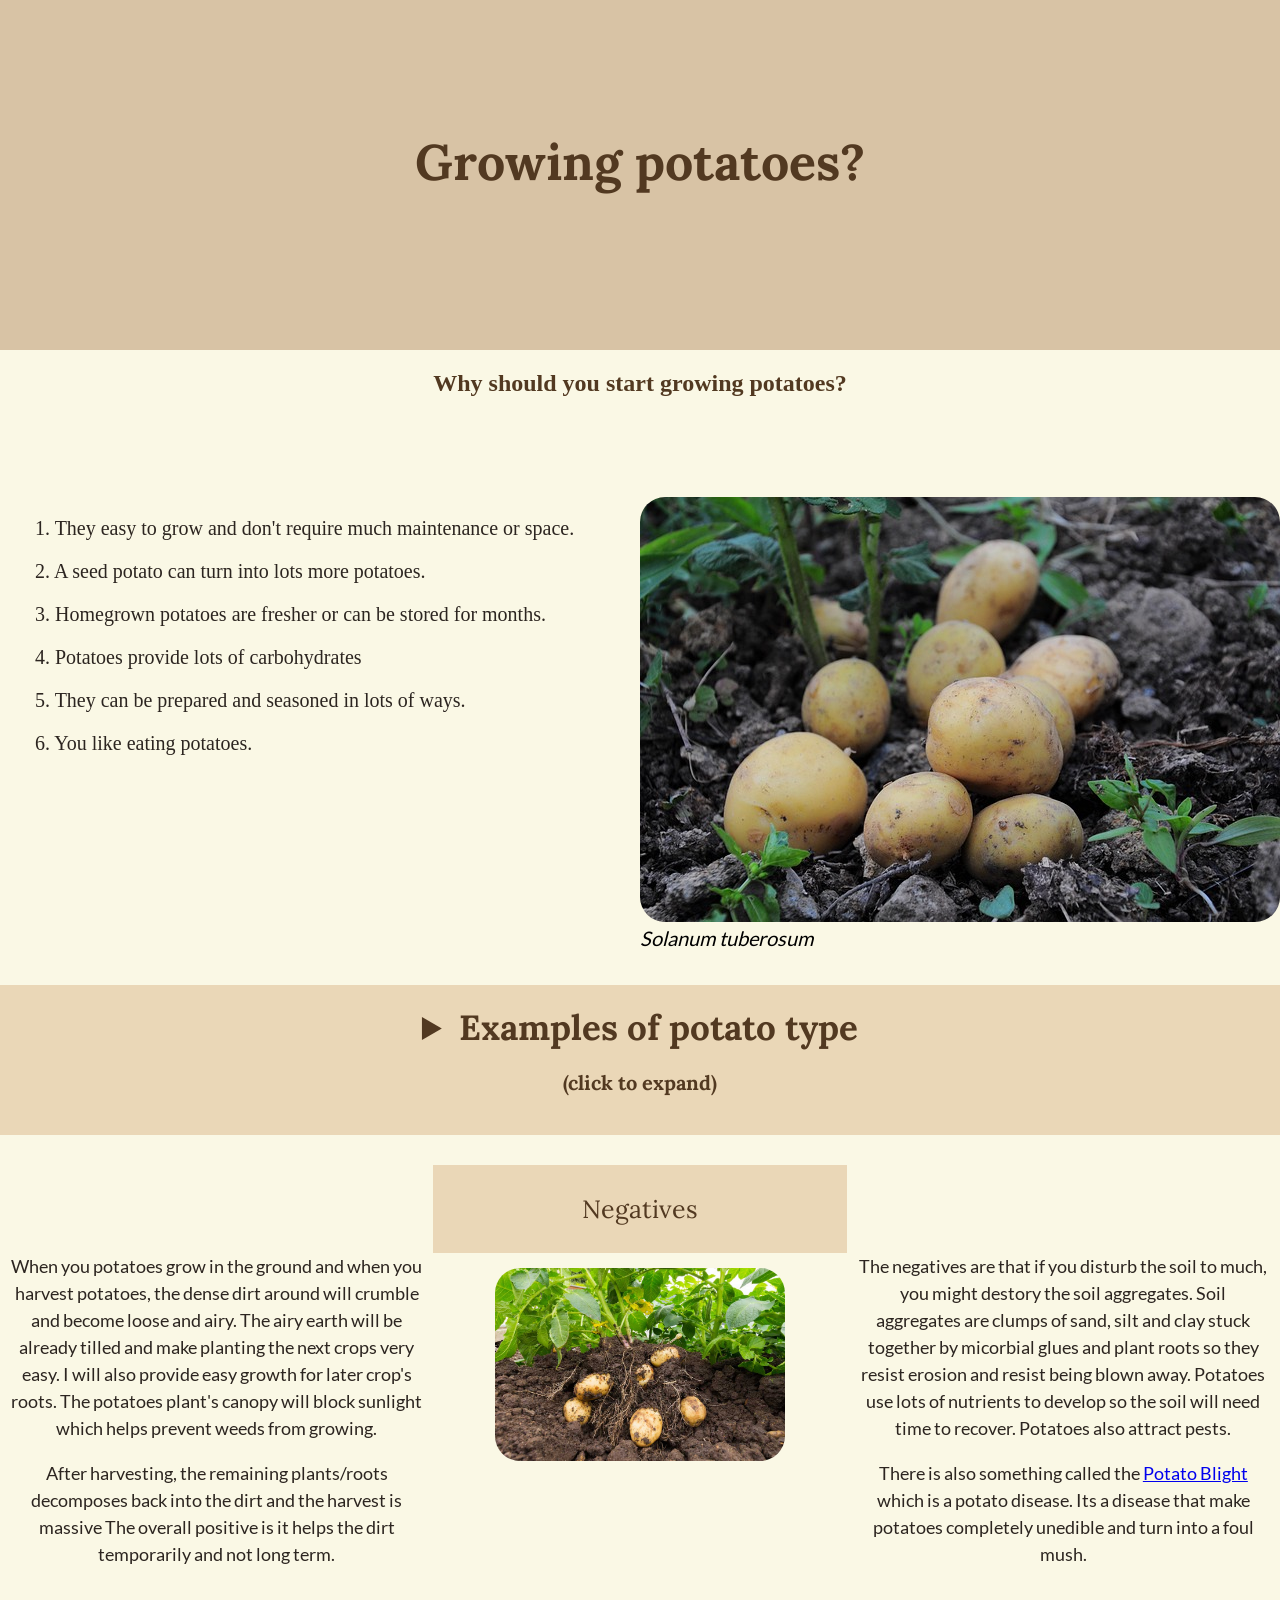
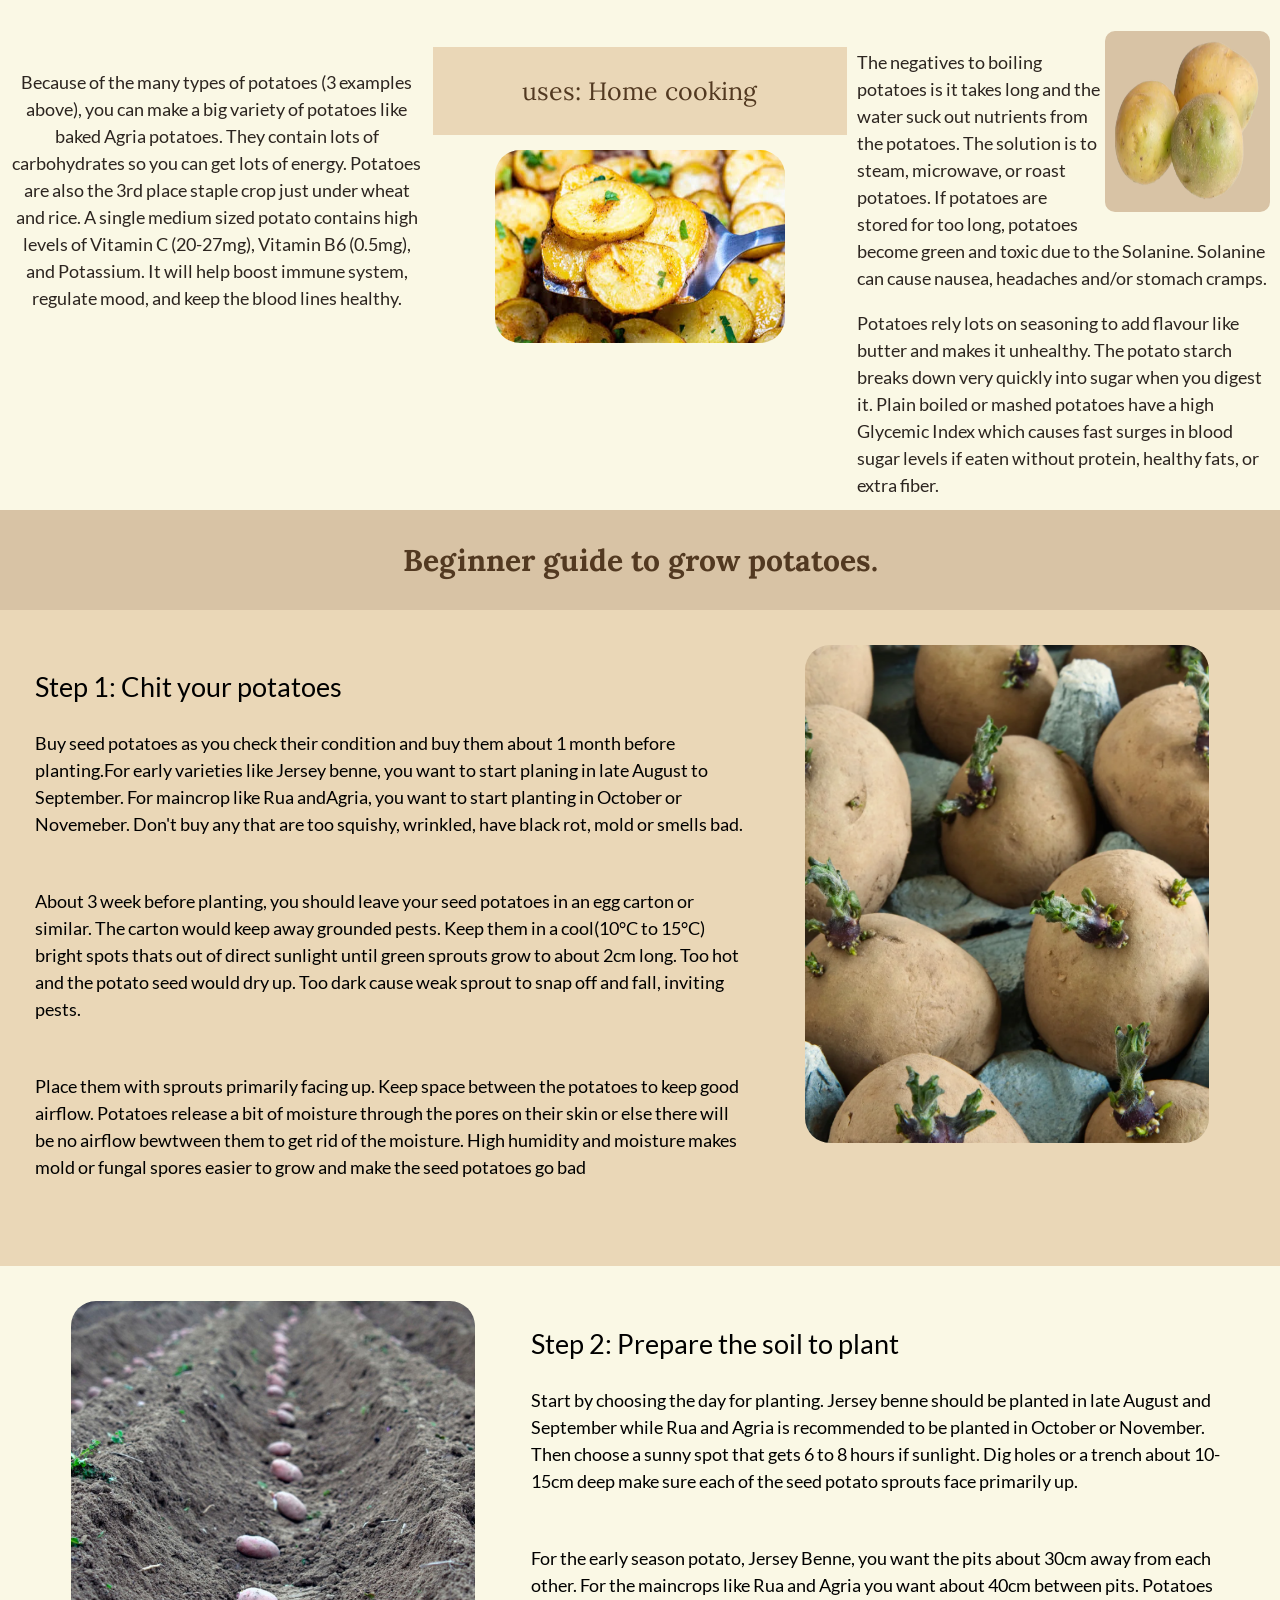
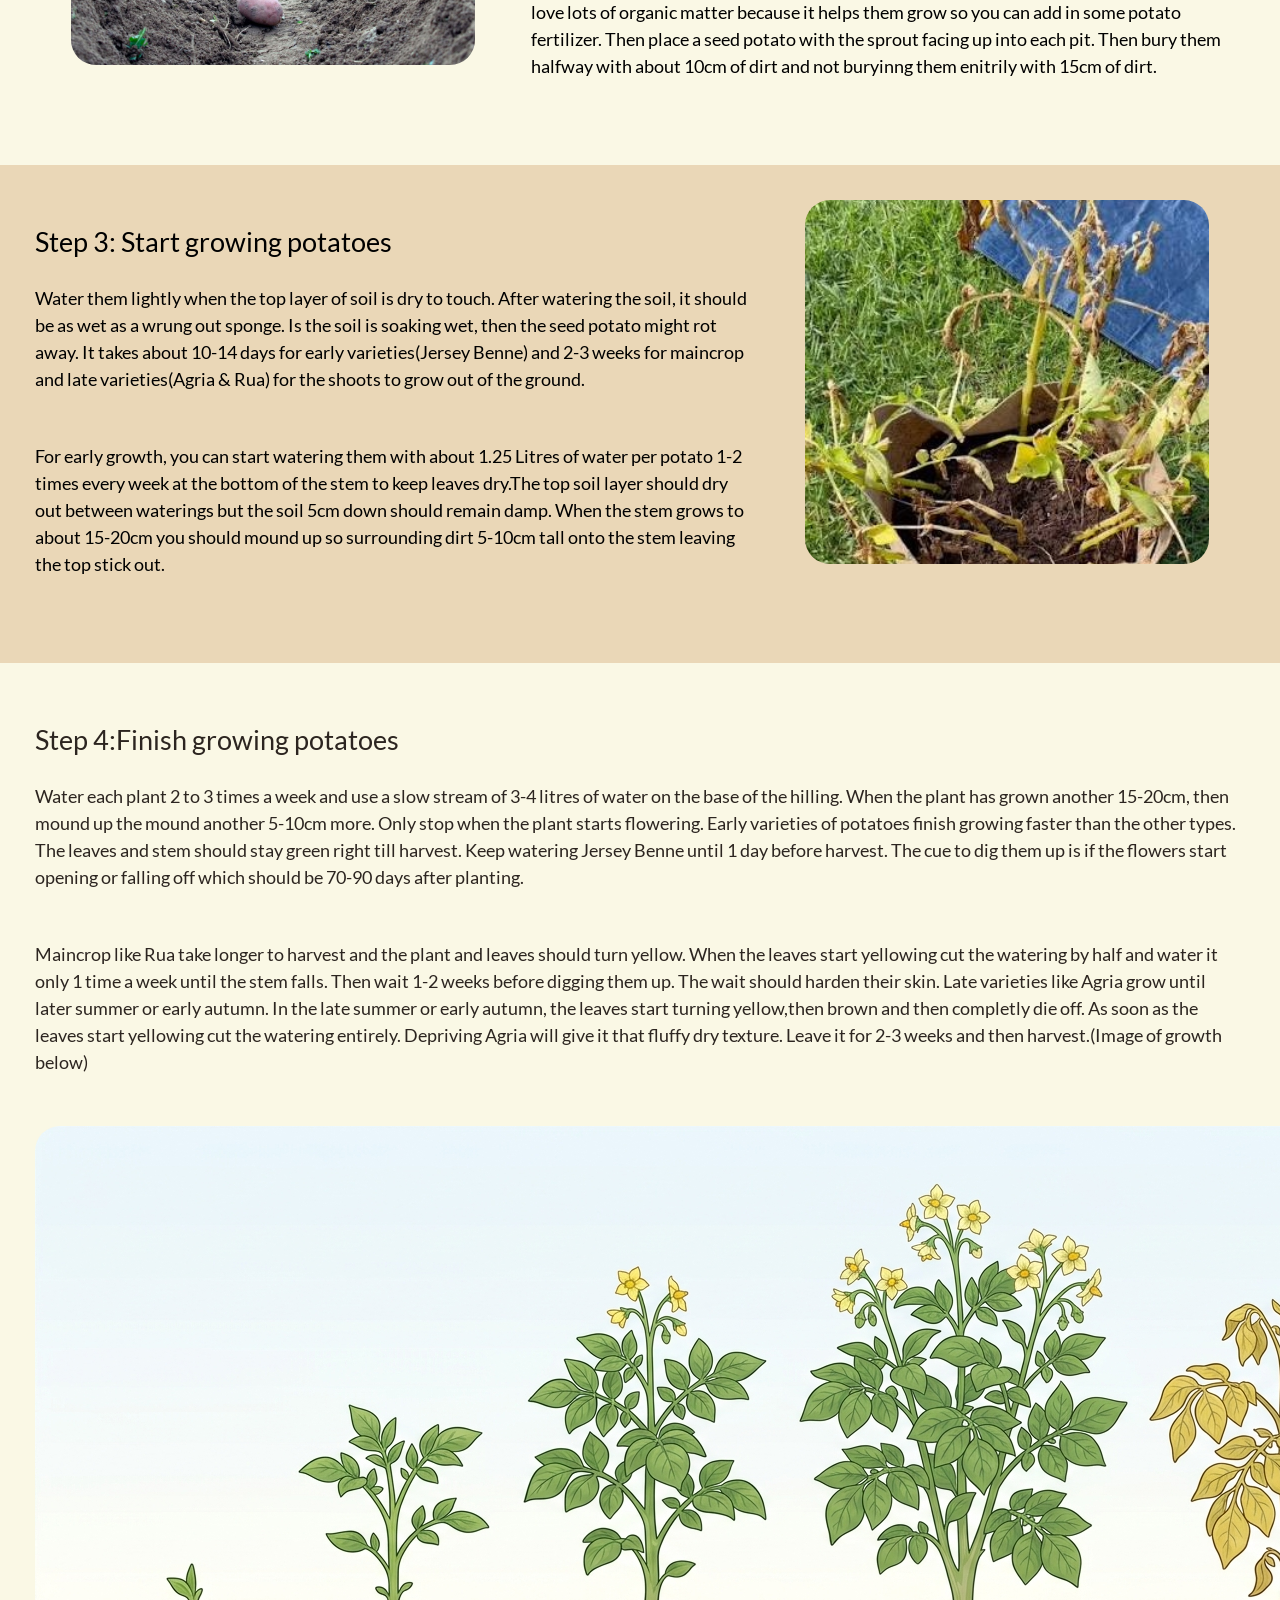
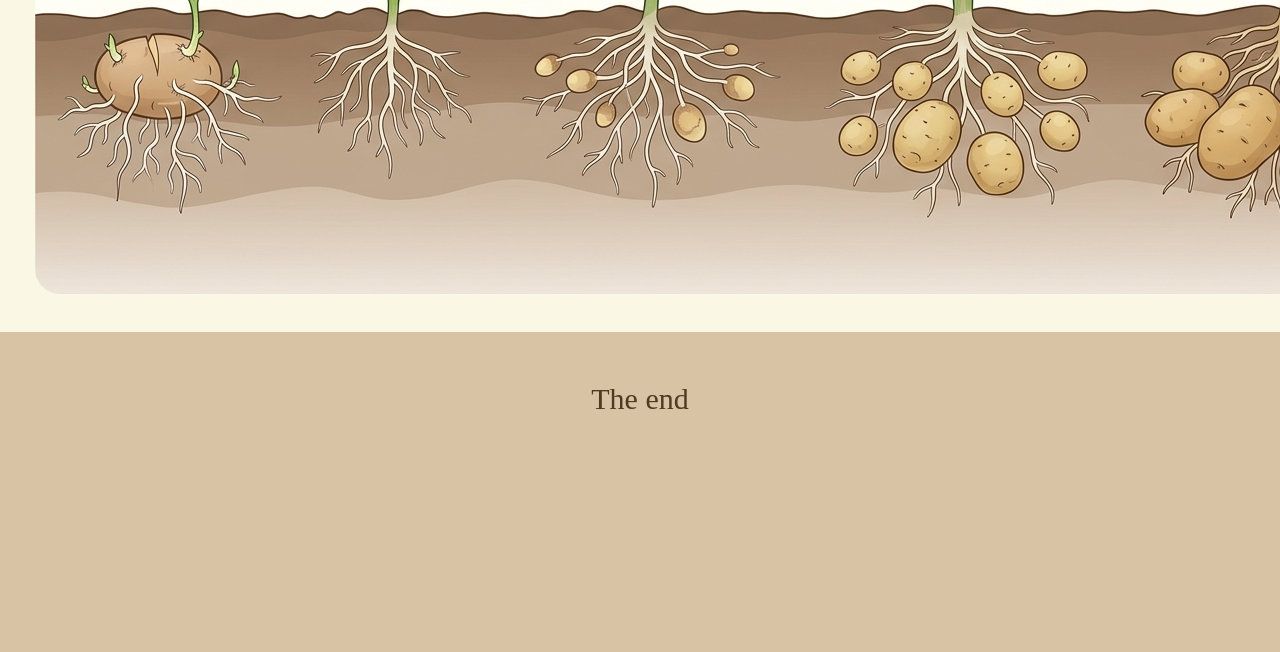
<file: index.html>
<!DOCTYPE html>
<html lang="en">
<head>
    <meta charset="UTF-8">
    <meta name="viewport" content="width=device-width, initial-scale=1.0">
    <link rel="stylesheet" href="style.css">
    <title>Growing Potatoes?</title>
</head>
<body class="body">
    <!--Main banner-->
    <section class="headerbg">
        <h1 class="header">Growing potatoes?</h1>
    </section>
    <h2 class="introh2">
        Why should you start growing potatoes?
        </h2>
      <!--Two columns layout start-->
      <div class="intro">
        <div class="text-1"> 
           <p>1. They easy to grow and don't require much maintenance or space.</p> 
           <p>2. A seed potato can turn into lots more potatoes. </p>
           <p>3. Homegrown potatoes are fresher or can be stored for months.</p>
           <p>4. Potatoes provide lots of carbohydrates</p>
           <p>5. They can be prepared and seasoned in lots of ways.</p>
           <p>6. You like eating potatoes.</p>
        </div>
        <div class="intro-img">
            <img src="./Images/intro-potato.jpg" alt="potato-garden" class="img">
            <div class="image-text">Solanum tuberosum</div>
        </div>
      </div> 
      <!---grid heading-->
      <details>
      <summary class="gridhead">Examples of potato type<H3 class='extra'>(click to expand)</H3></summary>
      <!---A grid layout of Potato types-->
      <div class="grid">
      <div class="Potato-img">
      <img src="./Images/agria.jpg" alt="Agria" class="grid-img">
            <div class="image-text">Agria Potato</div>
      <p class="gridtext">The Agria potato is a floury potato. It has lots of starch but little moisture. That means it can fall apart being boiled. Their best use is roasted potatoes, chips, fries and mashed potatoes. It is also an example of a late variety of potato which mean its take a long time to grow.</p>
      </div>
      <div class="Potato-img">
      <img src="./Images/jersey-benne.jpg" alt="Jersey-Benne" class="grid-img">
            <div class="image-text">Jersey Benne Potato</div>
      <p class="gridtext">The Jersey Benne potato is a waxy potato and doesn't fall apart when boiled because of their dense structure. These potatoes have high moisture and little starch. They can be boiled whole and good ingredient into making stew, soup or even a salad. Jersey Benne is a early variety of potato because it only takes less time to harvest.</p>
      </div>
      <div class="Potato-img">
      <img src="./Images/rua.jpg" alt="Rua" class="grid-img">
            <div class="image-text">Rua Potato</div>
      <p class="gridtext">The Rua potato is an all-round potato and is a maincrop and takes medium time to grow. They have medium starch and moisture. Rua potatoes are half waxy and half floury. Because it's versatile and a all-rounder, it can be used for boiling, mashing and baking.</p>
      </div>
    </div>
      </details>
      <!---Grid variation for uses of potatoes-->
      <div class="grid2">
        <div class="grid2-text">
      <p>When you potatoes grow in the ground and when you harvest potatoes, the dense dirt around will crumble and become loose and airy. The airy earth will be already tilled and make planting the next crops very easy. I will also provide easy growth for later crop's roots. The potatoes plant's canopy will block sunlight which helps prevent weeds from growing. </p>
      <p>After harvesting, the remaining plants/roots decomposes back into the dirt and the harvest is massive  The overall positive is it helps the dirt temporarily and not long term.</p>
        </div>
        <div class="grid2-grid">
          <div class="titlebox">Negatives</div>
          <img src="./Images/potato-soil.jpg" alt="Potato in soil" class="grid2-img">
        </div>
          <div class="grid2-text">
      <p>The negatives are that if you disturb the soil to much, you might destory the soil aggregates. Soil aggregates are clumps of sand, silt and clay stuck together by micorbial glues and plant roots so they resist erosion and resist being blown away. Potatoes use lots of nutrients to develop so the soil will need time to recover. Potatoes also attract pests.</p> 
      <p>There is also something called the <a href="info.html">Potato Blight</a> which is a potato disease. Its a disease that make potatoes completely unedible and turn into a foul mush.</p> 
        </div>
          <div class="grid2-text3">
      <p>Because of the many types of potatoes (3 examples above), you can make a big variety of potatoes like baked Agria potatoes. They contain lots of carbohydrates so you can get lots of energy. Potatoes are also the 3rd place staple crop just under wheat and rice. A single medium sized potato contains high levels of Vitamin C (20-27mg), Vitamin B6 (0.5mg), and Potassium. It will help boost immune system, regulate mood, and keep the blood lines healthy. </p>
        </div>
        <div class="grid2-grid">
          <div class="titlebox">uses: Home cooking</div>
          <img src="./Images/baked-potato.jpg" alt="Baked-potato" class="grid2-img">
        </div>
        <div class="grid2-text4"><img src="./Images/green-potato.jpg" alt="green-potato" class="grid2-img4">
      <p>The negatives to boiling potatoes is it takes long and the water suck out nutrients from the potatoes. The solution is to steam, microwave, or roast potatoes. If potatoes are stored for too long, potatoes become green and toxic due to the Solanine. Solanine can cause nausea, headaches and/or stomach cramps.</p>
      <p>Potatoes rely lots on seasoning to add flavour like butter and makes it unhealthy. The potato starch breaks down very quickly into sugar when you digest it. Plain boiled or mashed potatoes have a high Glycemic Index which causes fast surges in blood sugar levels if eaten without protein, healthy fats, or extra fiber.</p>
        </div>
      </div>
      <!---The first sub header banner-->
      <section class="bannerbg1">
        <h3 class="bannertext1">
      Beginner guide to grow potatoes.
      </h3>
      </section>
      <!---Alternating format steps-->
      <section class="alt2">
        <div class="s1text">
          <h1>Step 1: Chit your potatoes</h1>
          <p class="T1">Buy seed potatoes as you check their condition and buy them about 1 month before planting.For early varieties like Jersey benne, you want to start planing in late August to September. For maincrop like Rua andAgria, you want to start planting in October or Novemeber. Don't buy any that are too squishy, wrinkled, have black rot, mold or smells bad.</p>
          <p class="T1">About 3 week before planting, you should leave your seed potatoes in an egg carton or similar. The carton would keep away grounded pests. Keep them in a cool(10°C to 15°C) bright spots thats out of direct sunlight until green sprouts grow to about 2cm long. Too hot and the potato seed would dry up. Too dark cause weak sprout to snap off and fall, inviting pests.</p>
          <p class="T1"> Place them with sprouts primarily facing up. Keep space between the potatoes to keep good airflow. Potatoes release a bit of moisture through the pores on their skin or else there will be no airflow bewtween them to get rid of the moisture. High humidity and moisture makes mold or fungal spores easier to grow and make the seed potatoes go bad</p>
        </div>
        <div class="s1image">
        <img src="./Images/chit-potatoes.jpg" alt="potato-garden" class="img">
        </div>
      </section>
      <section class="alt1">
        <div class="s1image">
        <img src="./Images/Tremch.jpg" alt="potato-garden" class="img">
        </div>
        <div class="s1text">
          <h1>Step 2: Prepare the soil to plant</h1>
          <p class="T1">Start by choosing the day for planting. Jersey benne should be planted in late August and September while Rua and Agria is recommended to be planted in October or November. Then choose a sunny spot that gets 6 to 8 hours if sunlight. Dig holes or a trench about 10-15cm deep make sure each of the seed potato sprouts face primarily up.</p>
          <p class="T1">For the early season potato, Jersey Benne, you want the pits about 30cm away from each other. For the maincrops like Rua and Agria you want about 40cm between pits. Potatoes love lots of organic matter because it helps them grow so you can add in some potato fertilizer. Then place a seed potato with the sprout facing up into each pit. Then bury them halfway with about 10cm of dirt and not buryinng them enitrily with 15cm of dirt.</p>
        </div>
      </section>
      <section class="alt2">
        <div class="s1text">
          <h1>Step 3: Start growing potatoes</h1>
          <p class="T1">Water them lightly when the top layer of soil is dry to touch. After watering the soil, it should be as wet as a wrung out sponge. Is the soil is soaking wet, then the seed potato might rot away. It takes about 10-14 days for early varieties(Jersey Benne) and 2-3 weeks for maincrop and late varieties(Agria & Rua) for the shoots to grow out of the ground.</p>
          <p class="T1">For early growth, you can start watering them with about 1.25 Litres of water per potato 1-2 times every week at the bottom of the stem to keep leaves dry.The top soil layer should dry out between waterings but the soil 5cm down should remain damp. When the stem grows to about 15-20cm you should mound up so surrounding dirt 5-10cm tall onto the stem leaving the top stick out.</p>
          <p class="T1"></p>
        </div>
        <div class="s1image">
        <img src="./Images/harvestpng.png" alt="potato-garden" class="img">
        </div>
      </section>
      <section class="alt3">
        <div class="s1text">
          <h1>Step 4:Finish growing potatoes</h1>
          <p class="T1">Water each plant 2 to 3 times a week and use a slow stream of 3-4 litres of water on the base of the hilling. When the plant has grown another 15-20cm, then mound up the mound another 5-10cm more. Only stop when the plant starts flowering. Early varieties of potatoes finish growing faster than the other types. The leaves and stem should stay green right till harvest. Keep watering Jersey Benne until 1 day before harvest. The cue to dig them up is if the flowers start opening or falling off which should be 70-90 days after planting. </p>
          <p class="T1">Maincrop like Rua take longer to harvest and the plant and leaves should turn yellow. When the leaves start yellowing cut the watering by half and water it only 1 time a week until the stem falls. Then wait 1-2 weeks before digging them up. The wait should harden their skin. Late varieties like Agria grow until later summer or early autumn. In the late summer or early autumn, the leaves start turning yellow,then brown and then completly die off. As soon as the leaves start yellowing cut the watering entirely. Depriving Agria will give it that fluffy dry texture. Leave it for 2-3 weeks and then harvest.(Image of growth below) </p>
        </div>
        <img src="./Images/growth.jpg" alt="growth-diagram" class="img">
      </section>
      <div class="end">
        <p  class="end-text">The end</p>
      </div>
</body>
</file>
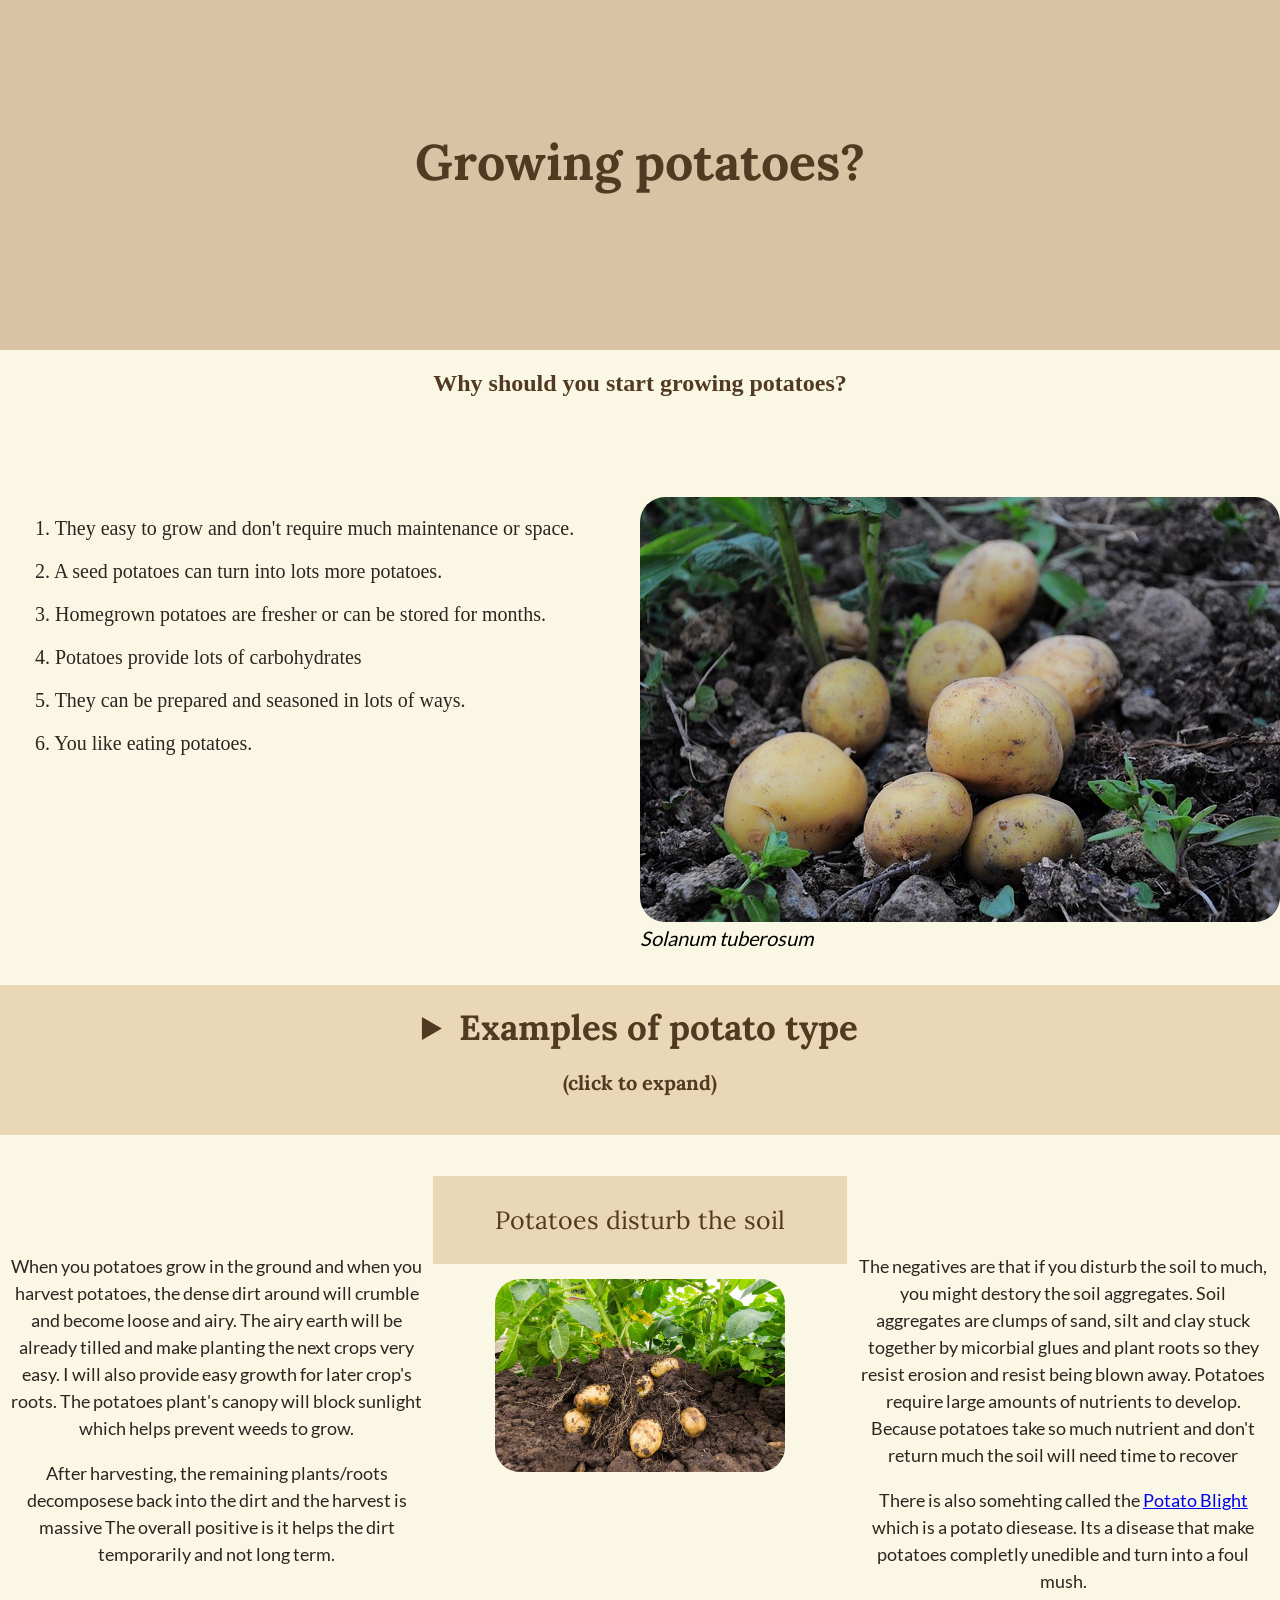
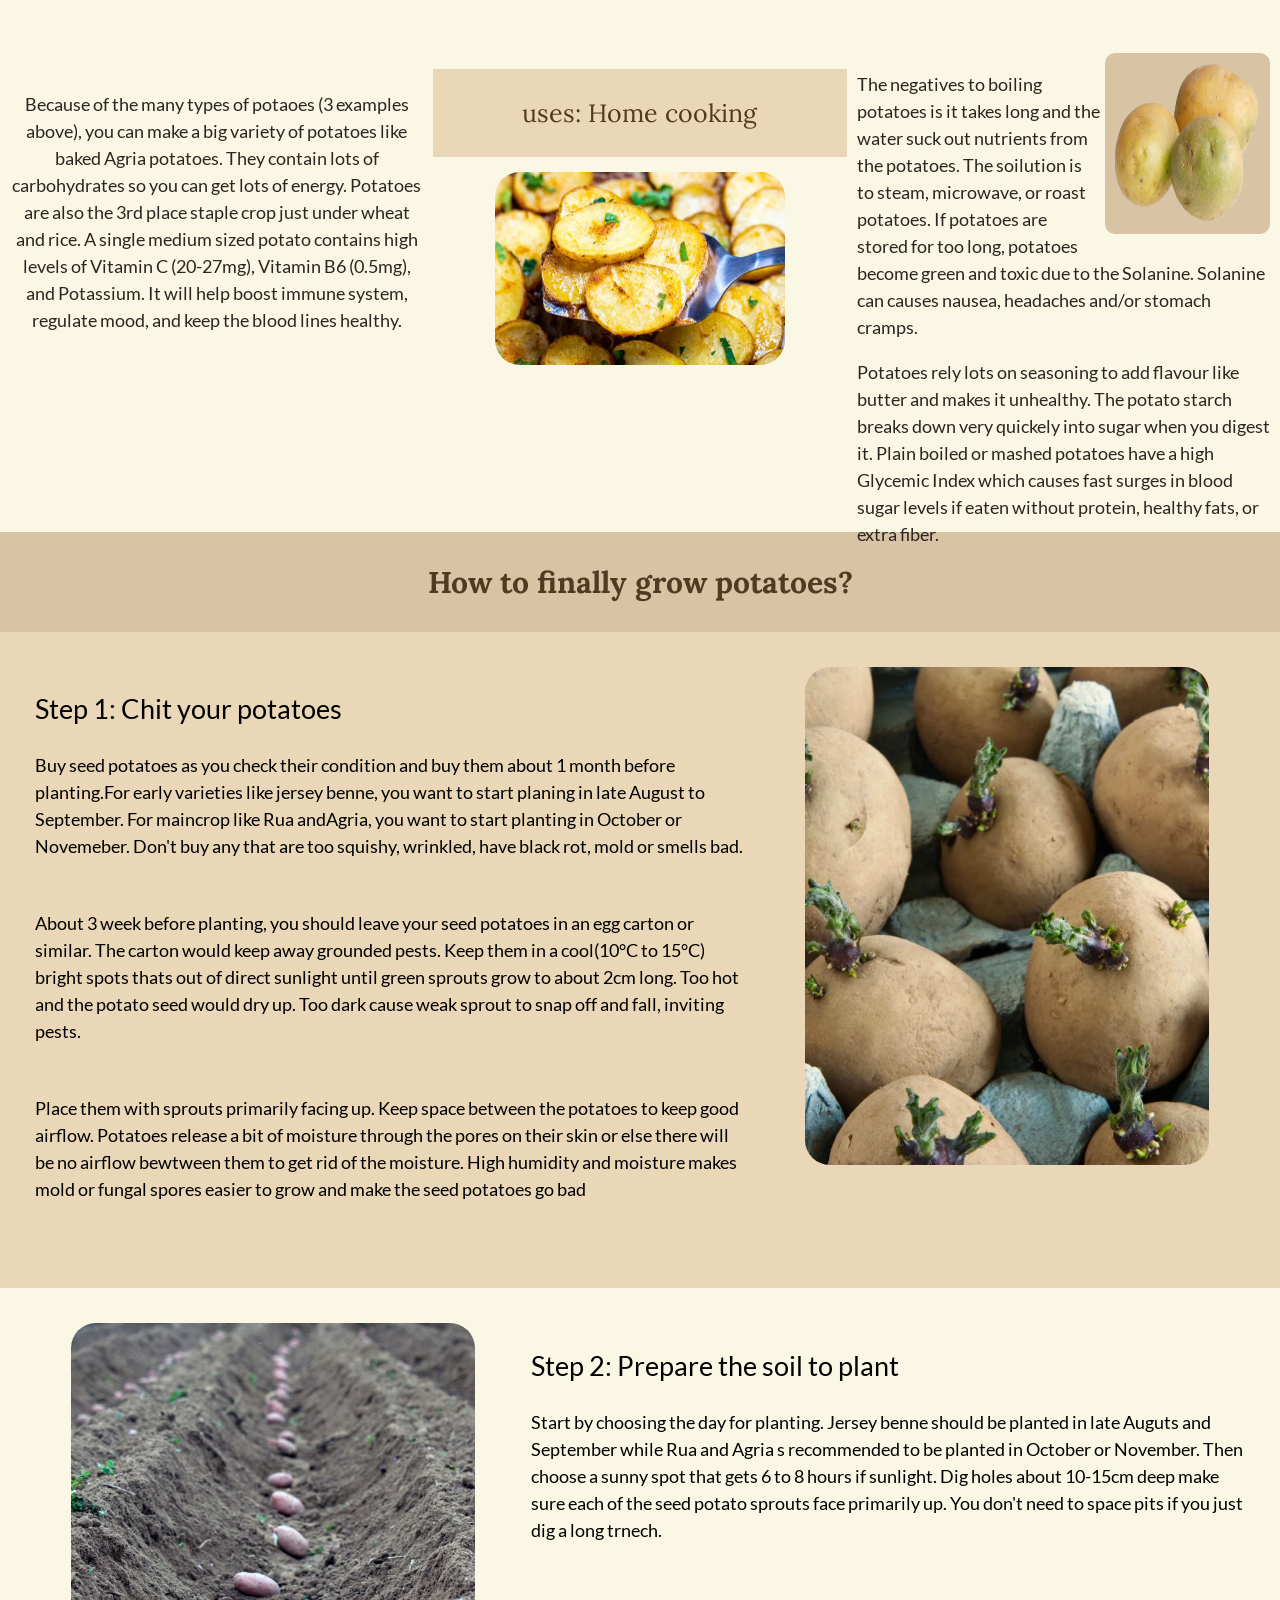
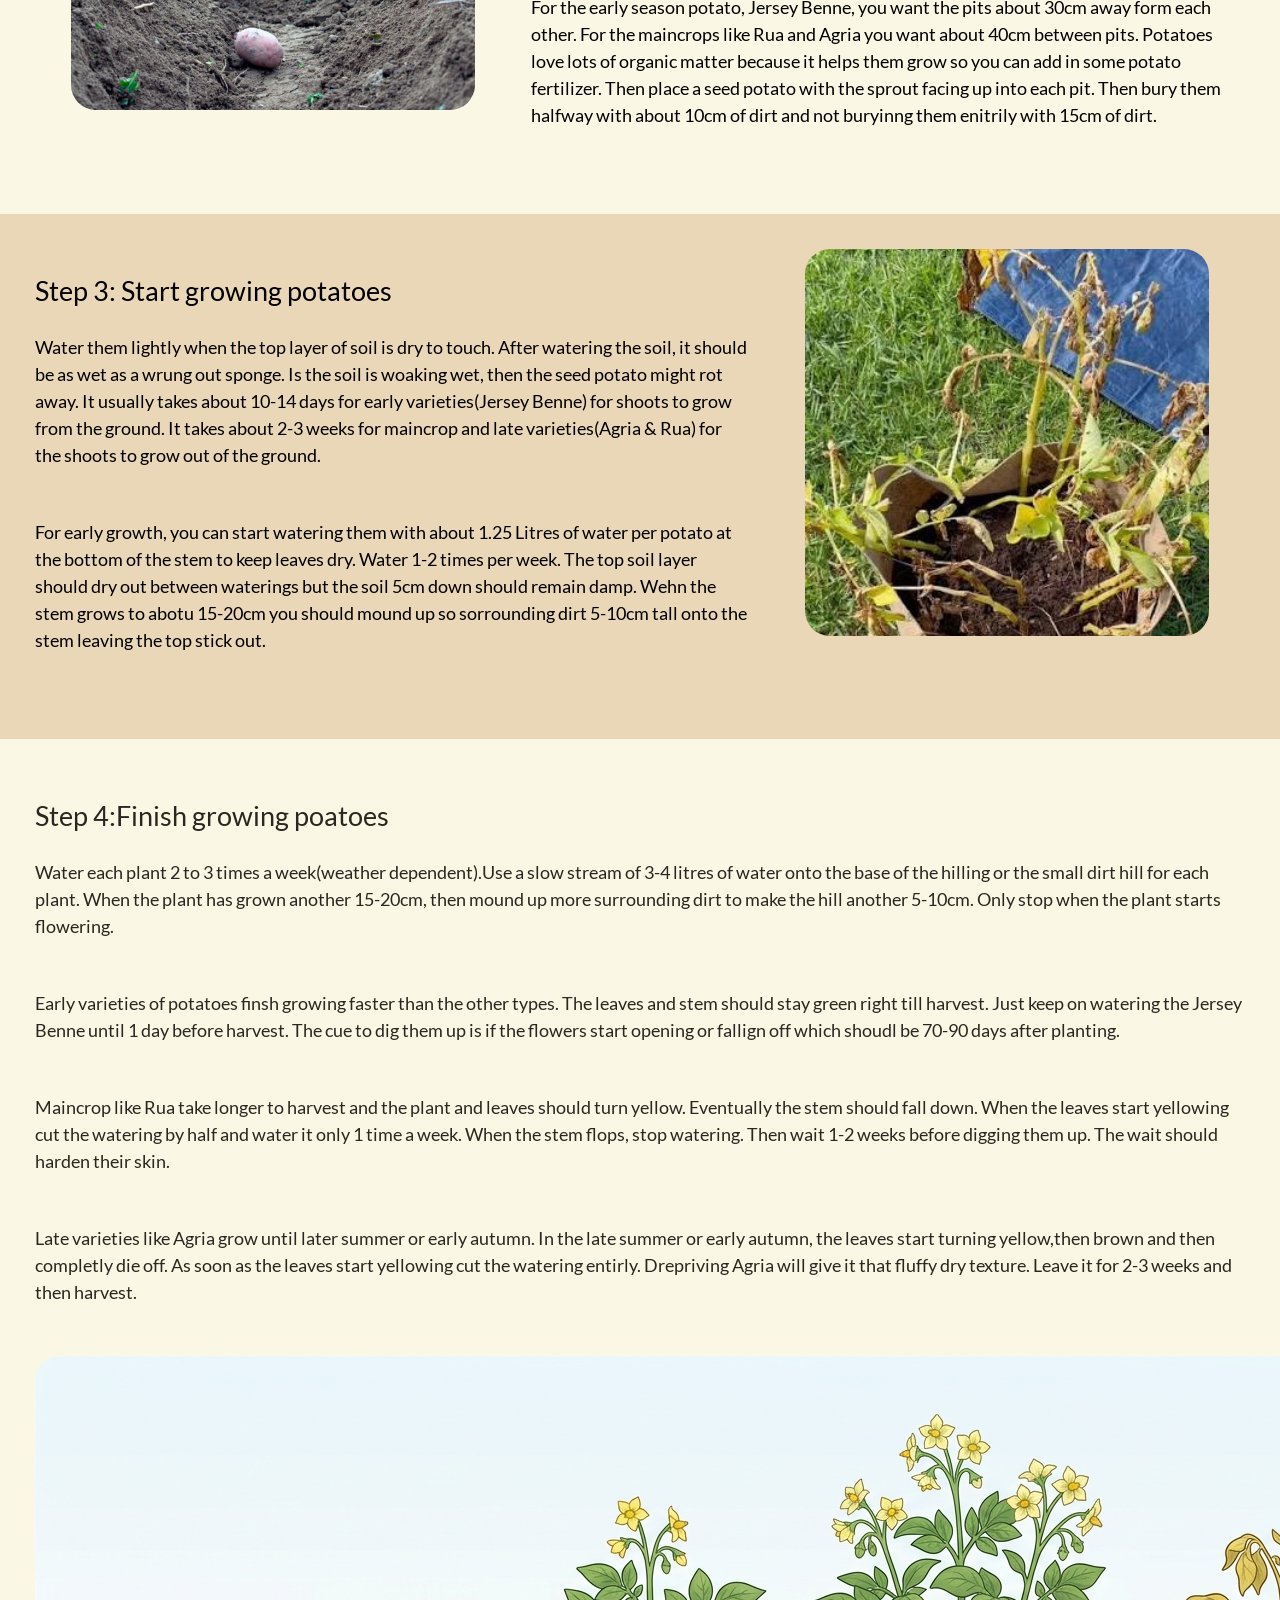
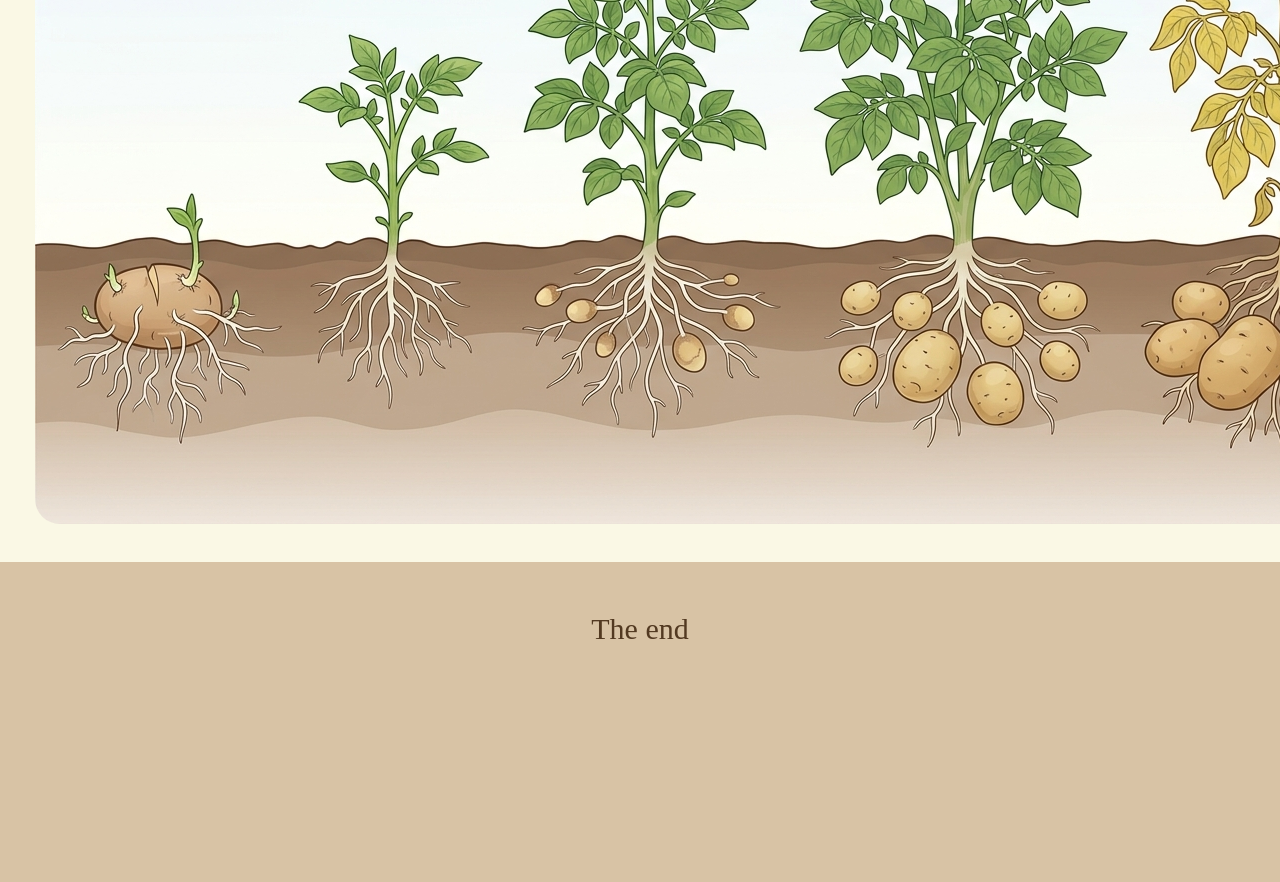
<file: Index.html>
<!DOCTYPE html>
<html lang="en">
<head>
    <meta charset="UTF-8">
    <meta name="viewport" content="width=device-width, initial-scale=1.0">
    <link rel="stylesheet" href="style.css">
    <title>Document</title>
</head>
<body class="body">
    <!--Main banner-->
    <section class="headerbg">
        <h1 class="header">Growing potatoes?</h1>
    </section>
    <h2 class="introh2">
        Why should you start growing potatoes?
        </h2>
      <!--Two columns layout start-->
      <section class="intro">
        <div class="text-1"> 
           <p>1. They easy to grow and don't require much maintenance or space.</p> 
           <p>2. A seed potatoes can turn into lots more potatoes. </p>
           <p>3. Homegrown potatoes are fresher or can be stored for months.</p>
           <p>4. Potatoes provide lots of carbohydrates</p>
           <p>5. They can be prepared and seasoned in lots of ways.</p>
           <p>6. You like eating potatoes.</p>
        </div>
        <div class="intro-img">
            <img src="./Images/intro-potato.jpg" alt="potato-garden" class="img">
            <div class="image-text">Solanum tuberosum</div>
        </div>
      </section> 
      <!---grid heading-->
      <details>
      <summary class="gridhead">Examples of potato type<H3 class='extra'>(click to expand)</H3></summary>
      <!---A grid layout of Potato types-->
      <section class="grid">
      <div class="Potato-img">
      <img src="./Images/agria.jpg" alt="Agria" class="grid-img">
            <div class="image-text">Agria Potato</div>
      <p class="gridtext">The Agria potato is a floury potato. It has lots of starch but little moisture. That means it can fall apart being boiled. Their best use is roasted potatoes, chips, fries and mashed potatoes. It is also an example of a late variety of potato which mean its take a long time to grow.</p>
      </div>
      <div class="Potato-img">
      <img src="./Images/jersey-benne.jpg" alt="Jersey-Benne" class="grid-img">
            <div class="image-text">Jersey Benne Potato</div>
      <p class="gridtext">The Jersey Benne potato is a waxy potato and doesn't fall apart when boiled because of their dense structure. These potatoes have high moisture and little starch. They can be boiled whole and good ingredient into making stew, soup or even a salad. Jersey Benne is a early variety of potato because it only takes less time to harvest.</p>
      </div>
      <div class="Potato-img">
      <img src="./Images/rua.jpg" alt="Rua" class="grid-img">
            <div class="image-text">Rua Potato</div>
      <p class="gridtext">The Rua potato is an all-round potato and is a maincrop and takes medium time to grow. They have medium starch and moisture. Rua potatoes are half waxy and half floury. Because it's versatile and a all-rounder, it can be used for boiling, mashing and baking.</p>
      </div>
      </section>
      </details>
      <!---Grid variation for uses of potatoes-->
      <section class="grid2">
        <div class="grid2-text">
      <p>When you potatoes grow in the ground and when you harvest potatoes, the dense dirt around will crumble and become loose and airy. The airy earth will be already tilled and make planting the next crops very easy. I will also provide easy growth for later crop's roots. The potatoes plant's canopy will block sunlight which helps prevent weeds to grow. </p>
      <p>After harvesting, the remaining plants/roots decomposese back into the dirt and the harvest is massive  The overall positive is it helps the dirt temporarily and not long term.</p>
        </div>
        <div class="grid2-grid">
          <div class="titlebox">Potatoes disturb the soil</div>
          <img src="./Images/potato-soil.jpg" alt="Potato in soil" class="grid2-img">
        </div>
          <div class="grid2-text">
      <p>The negatives are that if you disturb the soil to much, you might destory the soil aggregates. Soil aggregates are clumps of sand, silt and clay stuck together by micorbial glues and plant roots so they resist erosion and resist being blown away. Potatoes require large amounts of nutrients to develop. Because potatoes take so much nutrient and don't return much the soil will need time to recover</p> 
      <p>There is also somehting called the <a href="info.html">Potato Blight</a> which is a potato diesease. Its a disease that make potatoes completly unedible and turn into a foul mush.</p> 
        </div>
          <div class="grid2-text3">
      <p>Because of the many types of potaoes (3 examples above), you can make a big variety of potatoes like baked Agria potatoes. They contain lots of carbohydrates so you can get lots of energy. Potatoes are also the 3rd place staple crop just under wheat and rice. A single medium sized potato contains high levels of Vitamin C (20-27mg), Vitamin B6 (0.5mg), and Potassium. It will help boost immune system, regulate mood, and keep the blood lines healthy. </p>
        </div>
        <div class="grid2-grid">
          <div class="titlebox">uses: Home cooking</div>
          <img src="./Images/baked-potato.jpg" alt="Baked-potato" class="grid2-img">
        </div>
        <div class="grid2-text4"><img src="./Images/green-potato.jpg" alt="green-potato" class="grid2-img4">
      <p>The negatives to boiling potatoes is it takes long and the water suck out nutrients from the potatoes. The soilution is to steam, microwave, or roast potatoes. If potatoes are stored for too long, potatoes become green and toxic due to the Solanine. Solanine can causes nausea, headaches and/or stomach cramps.</p>
      <p>Potatoes rely lots on seasoning to add flavour like butter and makes it unhealthy. The potato starch breaks down very quickely into sugar when you digest it. Plain boiled or mashed potatoes have a high Glycemic Index which causes fast surges in blood sugar levels if eaten without protein, healthy fats, or extra fiber.</p>
        </div>
      </section>
      <!---The first sub header banner-->
      <section class="bannerbg1">
        <h3 class="bannertext1">
        How to finally grow potatoes?
      </h3>
      </section>
      <!---Alternating format steps-->
      <section class="alt2">
        <div class="s1text">
          <h1>Step 1: Chit your potatoes</h1>
          <p class="T1">Buy seed potatoes as you check their condition and buy them about 1 month before planting.For early varieties like jersey benne, you want to start planing in late August to September. For maincrop like Rua andAgria, you want to start planting in October or Novemeber. Don't buy any that are too squishy, wrinkled, have black rot, mold or smells bad.</p>
          <p class="T1">About 3 week before planting, you should leave your seed potatoes in an egg carton or similar. The carton would keep away grounded pests. Keep them in a cool(10°C to 15°C) bright spots thats out of direct sunlight until green sprouts grow to about 2cm long. Too hot and the potato seed would dry up. Too dark cause weak sprout to snap off and fall, inviting pests.</p>
          <p class="T1"> Place them with sprouts primarily facing up. Keep space between the potatoes to keep good airflow. Potatoes release a bit of moisture through the pores on their skin or else there will be no airflow bewtween them to get rid of the moisture. High humidity and moisture makes mold or fungal spores easier to grow and make the seed potatoes go bad</p>
        </div>
        <div class="s1image">
        <img src="./Images/chit-potatoes.jpg" alt="potato-garden" class="img">
        </div>
      </section>
      <section class="alt1">
        <div class="s1image">
        <img src="./Images/Tremch.jpg" alt="potato-garden" class="img">
        </div>
        <div class="s1text">
          <h1>Step 2: Prepare the soil to plant</h1>
          <p class="T1">Start by choosing the day for planting. Jersey benne should be planted in late Auguts and September while Rua and Agria s recommended to be planted in October or November. Then choose a sunny spot that gets 6 to 8 hours if sunlight. Dig holes about 10-15cm deep make sure each of the seed potato sprouts face primarily up. You don't need to space pits if you just dig a long trnech.</p>
          <p class="T1">For the early season potato, Jersey Benne, you want the pits about 30cm away form each other. For the maincrops like Rua and Agria you want about 40cm between pits. Potatoes love lots of organic matter because it helps them grow so you can add in some potato fertilizer. Then place a seed potato with the sprout facing up into each pit. Then bury them halfway with about 10cm of dirt and not buryinng them enitrily with 15cm of dirt.</p>
        </div>
      </section>
      <section class="alt2">
        <div class="s1text">
          <h1>Step 3: Start growing potatoes</h1>
          <p class="T1">Water them lightly when the top layer of soil is dry to touch. After watering the soil, it should be as wet as a wrung out sponge. Is the soil is woaking wet, then the seed potato might rot away. It usually takes about 10-14 days for early varieties(Jersey Benne) for shoots to grow from the ground. It takes about 2-3 weeks for maincrop and late varieties(Agria & Rua) for the shoots to grow out of the ground.</p>
          <p class="T1">For early growth, you can start watering them with about 1.25 Litres of water per potato at the bottom of the stem to keep leaves dry. Water 1-2 times per week. The top soil layer should dry out between waterings but the soil 5cm down should remain damp. Wehn the stem grows to abotu 15-20cm you should mound up so sorrounding dirt 5-10cm tall onto the stem leaving the top stick out.</p>
          <p class="T1"></p>
        </div>
        <div class="s1image">
        <img src="./Images/harvestpng.png" alt="potato-garden" class="img">
        </div>
      </section>
      <section class="alt3">
        <div class="s1text">
          <h1>Step 4:Finish growing poatoes</h1>
          <p class="T1">Water each plant 2 to 3 times a week(weather dependent).Use a slow stream of 3-4 litres of water onto the base of the hilling or the small dirt hill for each plant. When the plant has grown another 15-20cm, then mound up more surrounding dirt to make the hill another 5-10cm. Only stop when the plant starts flowering. </p>
          <p class="T1">Early varieties of potatoes finsh growing faster than the other types. The leaves and stem should stay green right till harvest. Just keep on watering the Jersey Benne until 1 day before harvest. The cue to dig them up is if the flowers start opening or fallign off which shoudl be 70-90 days after planting. </p>
          <p class="T1">Maincrop like Rua take longer to harvest and the plant and leaves should turn yellow. Eventually the stem should fall down. When the leaves start yellowing cut the watering by half and water it only 1 time a week. When the stem flops, stop watering. Then wait 1-2 weeks before digging them up. The wait should harden their skin.</p>
          <p class="T1">Late varieties like Agria grow until later summer or early autumn. In the late summer or early autumn, the leaves start turning yellow,then brown and then completly die off. As soon as the leaves start yellowing cut the watering entirly. Drepriving Agria will give it that fluffy dry texture. Leave it for 2-3 weeks and then harvest. </p>
        </div>
        <img src="./Images/growth.jpg" alt="growth-diagram" class="img">
      </section>
      <section class="end">
        <p>The end</p class="end-text">
      </section>
</body>
</file>
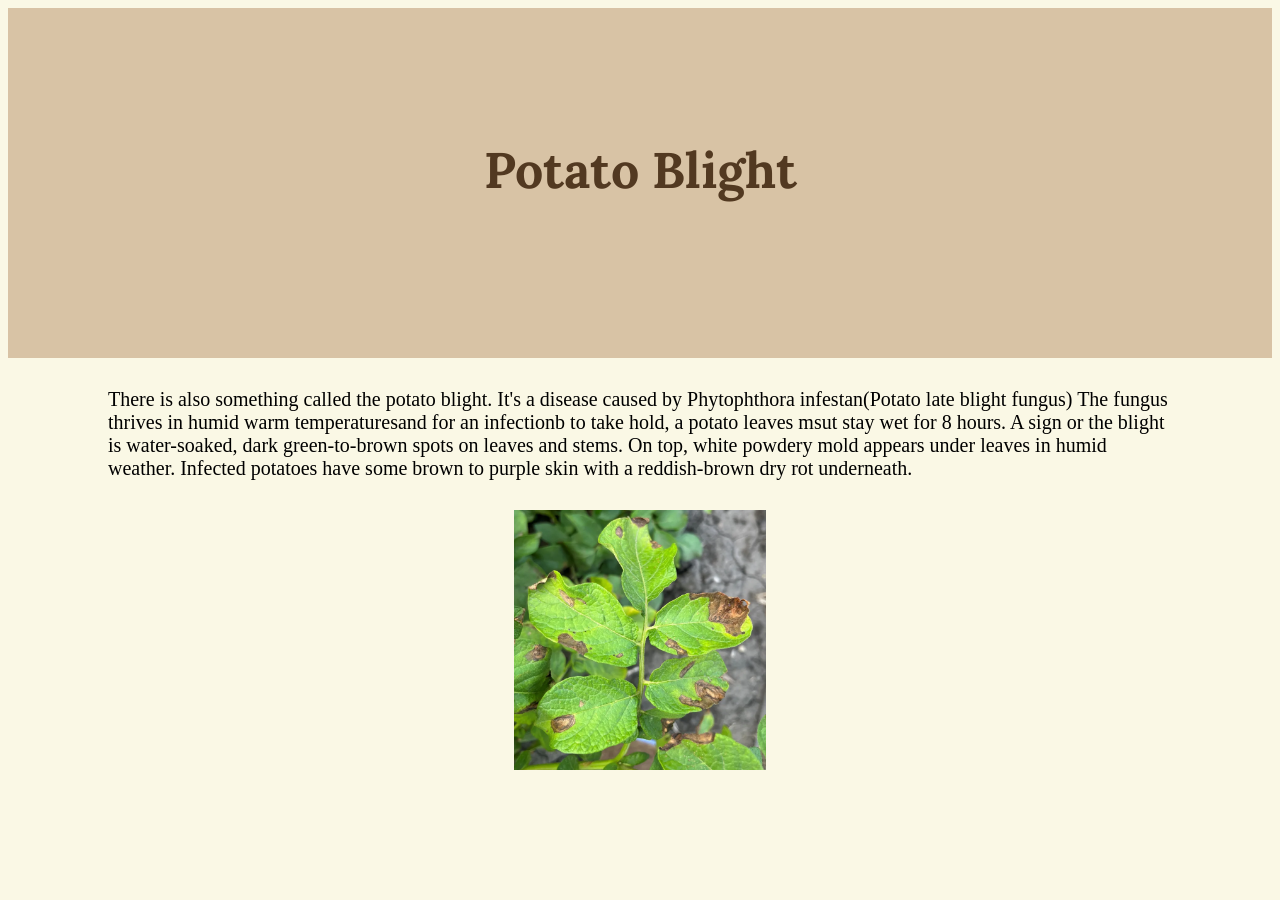
<file: Blight.html>
<!DOCTYPE html>
<html lang="en">
<head>
    <meta charset="UTF-8">
    <meta name="viewport" content="width=device-width, initial-scale=1.0">
    <link rel="stylesheet" href="Blight.css">
    <title>Document</title>
</head>
<body class="body">
<!--Main banner-->
<section class="headerbg">
    <h1 class="header">Potato Blight</h1>
</section>
<!---info-->
<section class="info">
There is also something called the potato blight. It's a disease caused by Phytophthora infestan(Potato late blight fungus) The fungus thrives in humid warm temperaturesand for an infectionb to take hold, a potato leaves msut stay wet for 8 hours. A sign or the blight is water-soaked, dark green-to-brown spots on leaves and stems. On top, white powdery mold appears under leaves in humid weather. Infected potatoes have some brown to purple skin with a reddish-brown dry rot underneath.</section>
</body>
<section class="image">
<img src="./Images/firstS.jpg" alt="S1" class="image1">
</section>
</body>
</file>
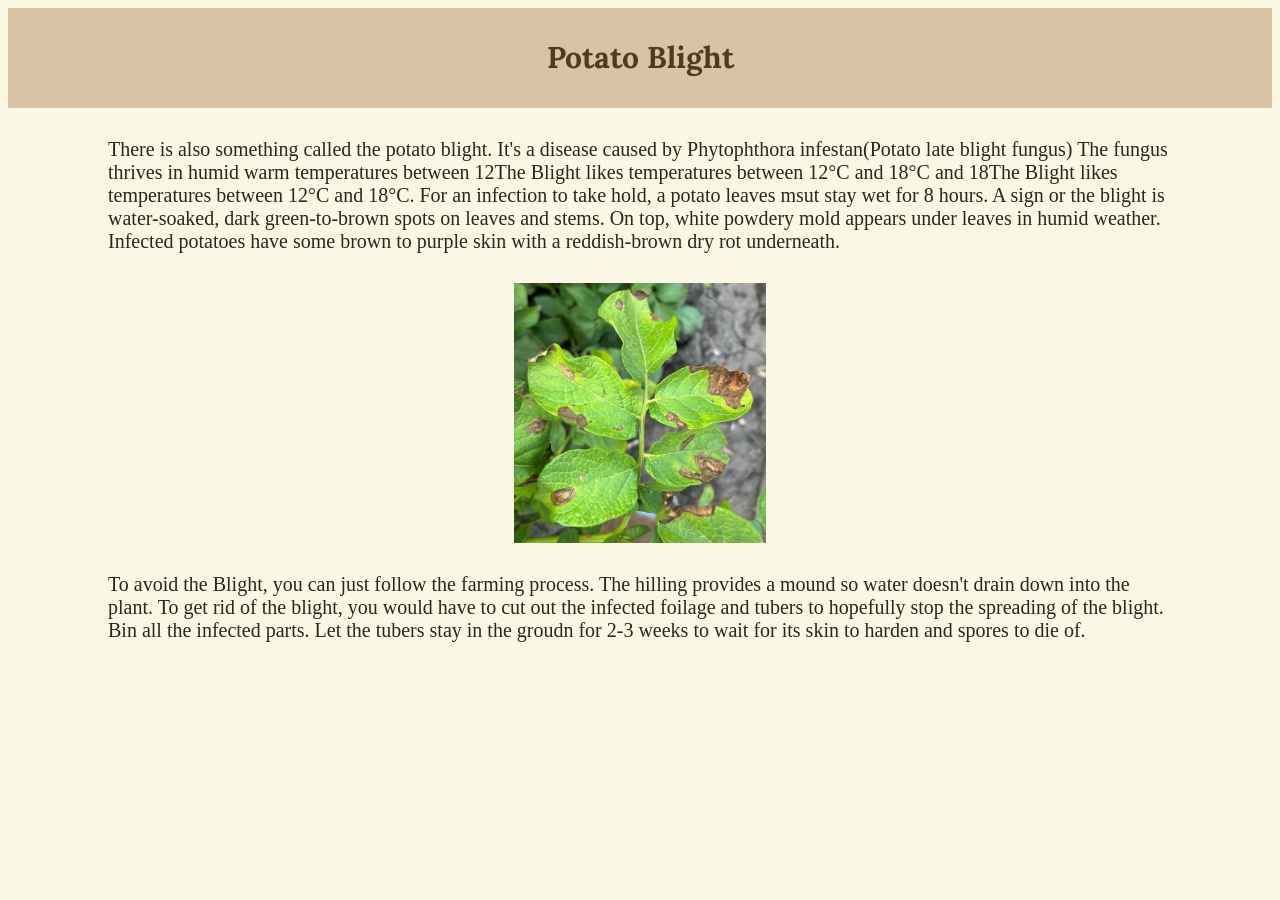
<file: info.html>
<!DOCTYPE html>
<html lang="en">
<head>
    <meta charset="UTF-8">
    <meta name="viewport" content="width=device-width, initial-scale=1.0">
    <link rel="stylesheet" href="info.css">
    <title>Document</title>
</head>
<body class="body">
<!--Main banner-->
<section class="headerbg">
    <h1 class="header">Potato Blight</h1>
</section>
<!---info-->
<section class="info"> 
There is also something called the potato blight. It's a disease caused by Phytophthora infestan(Potato late blight fungus) The fungus thrives in humid warm temperatures between 12The Blight likes temperatures between 12°C and 18°C and 18The Blight likes temperatures between 12°C and 18°C. For an infection to take hold, a potato leaves msut stay wet for 8 hours. A sign or the blight is water-soaked, dark green-to-brown spots on leaves and stems. On top, white powdery mold appears under leaves in humid weather. Infected potatoes have some brown to purple skin with a reddish-brown dry rot underneath.</section>
</section>
<section class="image">
<img src="./Images/firstS.jpg" alt="S1" class="image1">
</section>
<section class="info">
To avoid the Blight, you can just follow the farming process. The hilling provides a mound so water doesn't drain down into the plant. To get rid of the blight, you would have to cut out the infected foilage and tubers to hopefully stop the spreading of the blight. Bin all the infected parts. Let the tubers stay in the groudn for 2-3 weeks to wait for its skin to harden and spores to die of.
</section>
</body>
</file>
<file: style.css>
@font-face {
    font-family: 'Lora-Local';
    src: url('fonts/Lora/Lora-VariableFont_wght.ttf') format('truetype');
    font-weight: 100 900; 
    font-style: normal;
}
@font-face {
    font-family: 'Lota-Local';
    src: url('fonts/Lato/Lato-Regular.ttf') format('truetype');
    font-weight: 100 900; 
    font-style: normal;
}

.body{
    margin: 0px;
    background-color: #FAF8E5;
}

.headerbg{
    height: 350px;
    background-color: #D8C3A5;
}

.header{
    color: #523921;
    text-align: center;
    transform: translateY(130px); /*this will move the header text down the y axis*/
    font-size: 50px;
    font-family:"Lora-Local", serif;
    margin-top: 0px;
}

.intro{
    display: grid;
    grid-template-columns: 3fr 2fr;
    margin: 35px 0px 35px 35px;
    gap: 20px;
}

.introh2{
    text-align: center;
    margin-bottom: 100px;
    color: #523921;
}

.img{
    border-radius: 25px;
}


.text-1{
    font-size: 20px;
    color:#2C2520;
}

.image-text{
    font-family: "Lota-Local", serif;
    font-style: italic;
    font-size: 20px;
}

.gridhead{
    background-color: #EAD7B7;
    text-align: center;
    font-size: 35px;
    font-family: "Lora-Local", serif;
    color:#523921;
    padding: 20px;
    font-weight: bold;
}

.grid{
    display: grid;
    grid-template-columns: 1fr 1fr 1fr;
    padding: 20px 20px 10px 20px;
    gap: 30px;
    min-height: 300px;
    background-color: #EAD7B7;
    height: auto;
    align-items: start; /*keeps boxs  thatsame length*/
    
}

.gridtext{
    font-size: 20px;
    font-family: "Lota-Local", serif;
    color: #2C2520;
}

.Potato-img{
    display: flex; /*this push the inside of the grid layout into the boxes so they don't leak out*/
    flex-direction: column;
    align-items: center;
    text-align: center;
    height: auto;
    border-radius: 25px;
}

.grid-img{
    height: 80%;
    width: 80%;
    border-radius: 25px;
}

.grid2{
    display: grid;
    grid-template-columns: 1fr 1fr 1fr;
    gap: 10px;
    max-height: 1000px;
    margin-left: 10px;
    margin-right: 10px;
    margin-bottom: 20px;
}

.extra{
    font: "Local-Lato", serif;
    color: #523921;
    font-size: 20px;
}

.grid2-text{
    text-align: center;
    font-family: "Lota-Local",serif;
    color: #2C2520;
    line-height: 1.5;
    font-size: 18px;
    transform: translateY(100px); 
}


.titlebox{
    height: 88px;
    width: 100%;
    background-color: #EAD7B7;
    margin-bottom: 15px ;
    display: flex;
    justify-content: center;
    align-items: center;
    font-family: "Lora-Local",serif;
    font-size: 25px;
    color: #523921;
}

.grid2-grid{
    display: flex;
    flex-direction: column;
    align-items: center;
    justify-content: center;
    text-align: center;
    margin-bottom: 30px;
    margin-top: 30px;
}

.grid2-img{
    width: 70%;
    height: auto;
    border-radius: 25px;
}

.grid2-text3{
    text-align: center;
    font-family: "Lota-Local",serif;
    color: #2C2520;
    margin-top: 130px;
    line-height: 1.5;
    font-size: 18px;
    transform: translateY(20px);
}

.grid2-text4{ 
    text-align: left;
    font-family: "Lota-Local",serif;
    color: #2C2520;
    margin-top: 130px;
    line-height: 1.5;
    font-size: 18px;
}

.grid2-img4{
    width: 35%;
    height: 35%;
    margin-left: 5px;
    float: right; /* shift the image to the right top automatically*/
    background-color: #D8C3A5;
    padding: 10px;
    border-radius: 10px;
}


.bannertext1{
    text-align: center;
    font-family: "Lora-Local", serif;
    color: #523921;
    font-size: 30px;
}

.bannerbg1{
    height: 100px;
    background-color:#D8C3A5;;
    display: flex;
    align-items: center;
    justify-content: center;
}

.alt1{
    display: grid;
    grid-template-columns: 2fr 3fr;
    padding: 35px 35px 35px 35px;
    gap: 20px;
    min-height: 200px;
}

.alt2{
    display: grid;
    grid-template-columns: 3fr 2fr;
    padding: 35px 35px 35px 35px;
    gap: 20px;
    min-height: 200px;
    background-color: #EAD7B7;
}

.s1image{
    display: flex;
    justify-content: center;
    overflow: hidden;
}

.s1image img{
    width: 85%;
    height: 85%;
    object-fit: cover; 
    border-radius: 25px;
}

.s1text{
    font-family: "Lota-Local", serif;
    font-size: 18px;
    line-height: 1.5;
}

.T1{
    margin-bottom: 50px;
}

.alt3{
    min-height: 200px;
    padding: 35px;
    color:#2C2520;
    font-family: "Lota-Local", serif;
}

.img-gram{
    width: 50%;
    height: 50%;
}


.end{
    height: 300px;
    background: #D8C3A5;
    color:#523921;
    text-align: center;
    font-size:  30px;
    padding-top: 20px; /* creates extra space above the text*/
}
</file>
<file: Blight.css>
@font-face {
    font-family: 'Lora-Local';
    src: url('fonts/Lora/Lora-VariableFont_wght.ttf') format('truetype');
    font-weight: 100 900; 
    font-style: normal;
}
@font-face {
    font-family: 'Lota-Local';
    src: url('fonts/Lato/Lato-Regular.ttf') format('truetype');
    font-weight: 100 900; 
    font-style: normal;
}

.body{
    background-color: #FAF8E5;

}

.headerbg{
    height: 350px;
    background-color: #D8C3A5;

    
}

.header{
    color: #523921;
    text-align: center;
    transform: translateY(130px); /*this will move the header text down*/
    font-size: 50px;
    font-family:"Lora-Local", serif;
    margin-top: 0px;
}


.info{
    color: black;
    margin: 30px;
    font-size: 20px;
    margin-left: 100px;
    margin-right: 100px;
}

.image1{
    height: 20%;
    width: 20%;
    display: block;
    margin-left: auto;
    margin-right: auto;
}
</file>
<file: info.css>
@font-face {
    font-family: 'Lora-Local';
    src: url('fonts/Lora/Lora-VariableFont_wght.ttf') format('truetype');
    font-weight: 100 900; 
    font-style: normal;
}
@font-face {
    font-family: 'Lota-Local';
    src: url('fonts/Lato/Lato-Regular.ttf') format('truetype');
    font-weight: 100 900; 
    font-style: normal;
}

.body{
    background-color: #FAF8E5;

}

.headerbg{
    height: 100px;
    background-color: #D8C3A5;

    
}

.header{
    color: #523921;
    text-align: center;
    transform: translateY(30px); /*this will move the header text down*/
    font-size: 30px;
    font-family:"Lora-Local", serif;
    margin-top: 0px;
}

.head{
    color: #523921;
}

.info{
    color: #2C2520;
    margin: 30px;
    font-size: 20px;
    margin-left: 100px;
    margin-right: 100px;
}

.image1{
    height: 20%;
    width: 20%;
    display: block;
    margin-left: auto;
    margin-right: auto;
}
</file>
